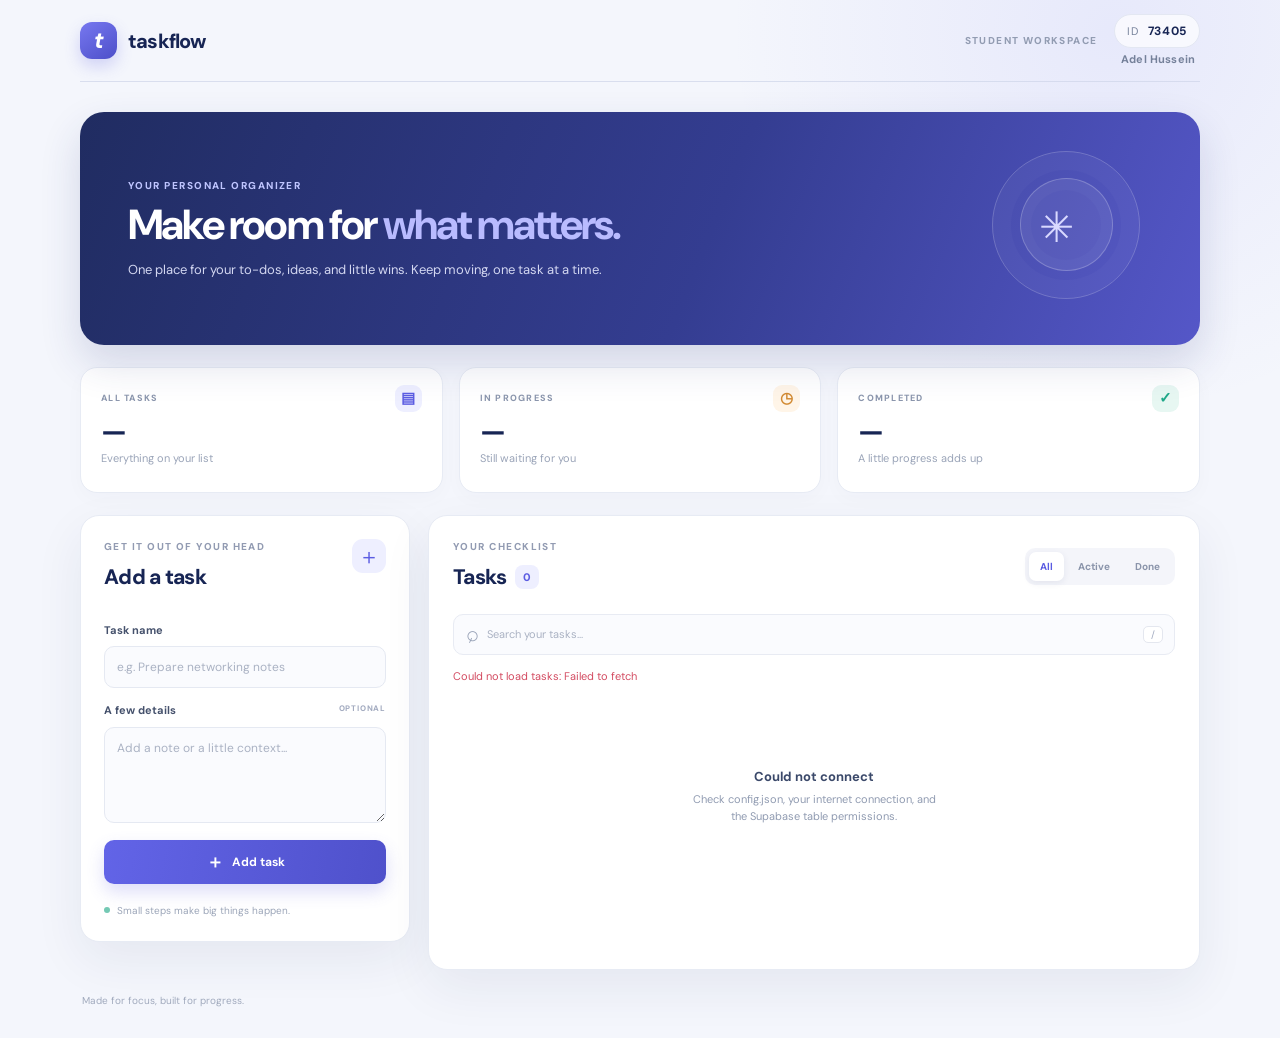
<file: index.html>
<!DOCTYPE html>
<html lang="en">
<head>
  <meta charset="UTF-8">
  <meta name="viewport" content="width=device-width, initial-scale=1">
  <meta name="theme-color" content="#172554">
  <meta name="description" content="A clean, simple workspace for keeping track of your tasks.">
  <title>Taskflow — Your task workspace</title>
  <link rel="preconnect" href="https://fonts.googleapis.com">
  <link rel="preconnect" href="https://fonts.gstatic.com" crossorigin>
  <link href="https://fonts.googleapis.com/css2?family=DM+Sans:wght@400;500;600;700;800&display=swap" rel="stylesheet">
  <link rel="stylesheet" href="styles.css">
  <script src="app.js" defer></script>
</head>
<body>
  <div class="page-shell">
    <header class="topbar">
      <a class="brand" href="index.html" aria-label="Taskflow home">
        <span class="brand-mark" aria-hidden="true">t</span>
        <span class="brand-name">taskflow</span>
      </a>
      <div class="topbar-right">
        <span class="workspace-label">STUDENT WORKSPACE</span>
        <div class="student-details">
          <span class="student-pill">ID <strong id="student-id">73405</strong></span>
          <span class="student-name">Adel Hussein</span>
        </div>
      </div>
    </header>

    <main>
      <section class="hero" aria-labelledby="page-title">
        <div>
          <p class="eyebrow">YOUR PERSONAL ORGANIZER</p>
          <h1 id="page-title">Make room for <span>what matters.</span></h1>
          <p class="hero-copy">One place for your to-dos, ideas, and little wins. Keep moving, one task at a time.</p>
        </div>
        <div class="hero-decoration" aria-hidden="true">
          <span class="deco-circle circle-one"></span>
          <span class="deco-circle circle-two"></span>
          <span class="deco-spark">✳</span>
        </div>
      </section>

      <section class="stats-grid" aria-label="Task overview">
        <article class="stat-card stat-total">
          <div class="stat-topline"><span class="stat-label">ALL TASKS</span><span class="stat-icon">▤</span></div>
          <p class="stat-number" id="total-count">—</p>
          <p class="stat-caption">Everything on your list</p>
        </article>
        <article class="stat-card stat-active">
          <div class="stat-topline"><span class="stat-label">IN PROGRESS</span><span class="stat-icon">◷</span></div>
          <p class="stat-number" id="active-count">—</p>
          <p class="stat-caption">Still waiting for you</p>
        </article>
        <article class="stat-card stat-complete">
          <div class="stat-topline"><span class="stat-label">COMPLETED</span><span class="stat-icon">✓</span></div>
          <p class="stat-number" id="completed-count">—</p>
          <p class="stat-caption">A little progress adds up</p>
        </article>
      </section>

      <section class="workspace-grid">
        <aside class="composer panel" aria-labelledby="composer-title">
          <div class="panel-heading">
            <div>
              <p class="eyebrow">GET IT OUT OF YOUR HEAD</p>
              <h2 id="composer-title">Add a task</h2>
            </div>
            <span class="heading-icon" aria-hidden="true">＋</span>
          </div>
          <form id="task-form">
            <label for="task-title">Task name</label>
            <input type="text" id="task-title" name="title" placeholder="e.g. Prepare networking notes" maxlength="120" required>

            <label for="task-description">A few details <span class="optional">OPTIONAL</span></label>
            <textarea id="task-description" name="description" rows="4" maxlength="500" placeholder="Add a note or a little context..."></textarea>

            <button type="submit" id="task-submit" class="primary-button">
              <span class="button-plus" aria-hidden="true">＋</span>
              <span>Add task</span>
            </button>
            <button type="button" id="cancel-edit" class="text-button" hidden>Cancel editing</button>
          </form>
          <p class="form-footnote"><span class="footnote-dot"></span> Small steps make big things happen.</p>
        </aside>

        <section class="tasks-panel panel" aria-labelledby="tasks-title">
          <div class="tasks-heading">
            <div>
              <p class="eyebrow">YOUR CHECKLIST</p>
              <h2 id="tasks-title">Tasks <span class="task-count" id="visible-count">0</span></h2>
            </div>
            <div class="filter-tabs" role="group" aria-label="Filter tasks">
              <button class="filter-button active" type="button" data-filter="all" aria-pressed="true">All</button>
              <button class="filter-button" type="button" data-filter="active" aria-pressed="false">Active</button>
              <button class="filter-button" type="button" data-filter="completed" aria-pressed="false">Done</button>
            </div>
          </div>

          <div class="search-wrap">
            <span class="search-icon" aria-hidden="true">⌕</span>
            <input id="task-search" type="search" placeholder="Search your tasks..." aria-label="Search tasks">
            <kbd>/</kbd>
          </div>

          <p id="status-message" class="status-message" role="status" aria-live="polite"></p>
          <div id="task-list" class="task-list" aria-live="polite">
            <div class="loading-state"><span class="spinner" aria-hidden="true"></span>Loading your tasks...</div>
          </div>
        </section>
      </section>

      <footer class="page-footer">
        <span>Made for focus, built for progress.</span>
      </footer>
    </main>
  </div>
</body>
</html>
</file>
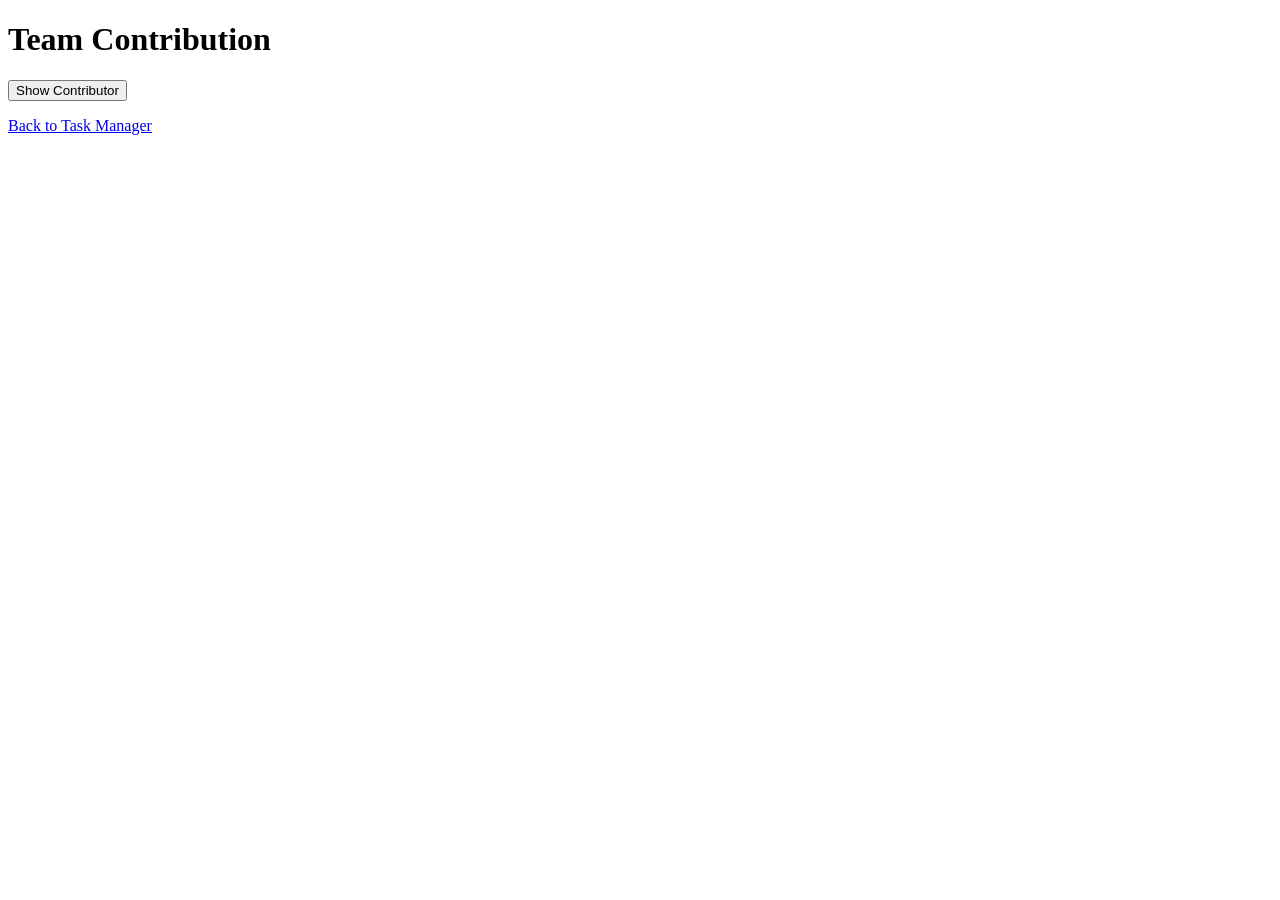
<file: contribution.html>
<!DOCTYPE html>
<html lang="en">
<head>
  <meta charset="UTF-8">
  <title>Team Contribution</title>
</head>
<body>
  <h1>Team Contribution</h1>
  <button id="load-contributor">Show Contributor</button>
  <p id="contributor-student-id"></p>
  <p><a href="index.html">Back to Task Manager</a></p>

  <script>
    const output = document.getElementById('contributor-student-id');
    document.getElementById('load-contributor').addEventListener('click', async () => {
      try {
        const res = await fetch('contribution.json');
        if (!res.ok) throw new Error('Request failed (' + res.status + ')');
        const data = await res.json();
        output.textContent = 'Contributor Student ID: ' + data.contributorStudentId;
      } catch (e) {
        output.textContent = 'Could not load contributor: ' + e.message;
      }
    });
  </script>
</body>
</html>
</file>
<file: styles.css>
:root {
  color-scheme: light;
  --ink: #172554;
  --muted: #71809d;
  --muted-dark: #52617d;
  --page: #f4f6fc;
  --surface: #ffffff;
  --line: #e7ebf4;
  --primary: #5b5ce2;
  --primary-dark: #4546c6;
  --primary-soft: #eeefff;
  --mint: #20a889;
  --mint-soft: #e7f7f2;
  --amber: #d28a32;
  --amber-soft: #fff5e8;
  --danger: #d34b61;
  --danger-soft: #fff0f2;
  --shadow: 0 18px 50px rgba(34, 47, 91, .07);
  font-family: "DM Sans", "Segoe UI", sans-serif;
}

* { box-sizing: border-box; }

body {
  margin: 0;
  min-height: 100vh;
  color: var(--ink);
  background:
    radial-gradient(circle at 87% 3%, rgba(114, 117, 242, .10), transparent 24rem),
    var(--page);
  font-family: "DM Sans", "Segoe UI", sans-serif;
  line-height: 1.5;
}

button, input, textarea { font: inherit; }
button { cursor: pointer; }
button:disabled { cursor: wait; opacity: .65; }

.page-shell { width: min(1120px, calc(100% - 48px)); margin: 0 auto; }

.topbar {
  min-height: 82px;
  display: flex;
  align-items: center;
  justify-content: space-between;
  border-bottom: 1px solid rgba(207, 214, 233, .72);
}

.brand { display: inline-flex; align-items: center; gap: 11px; color: var(--ink); text-decoration: none; }
.brand-mark {
  width: 37px; height: 37px; display: grid; place-items: center;
  color: #fff; background: linear-gradient(145deg, #7778f0, #4d4fc9);
  border-radius: 12px; font-size: 23px; font-weight: 800; font-style: italic;
  box-shadow: 0 7px 16px rgba(91, 92, 226, .24);
}
.brand-name { font-size: 20px; font-weight: 800; letter-spacing: -.8px; }
.topbar-right { display: flex; align-items: center; gap: 17px; }
.workspace-label { color: #929cb2; font-size: 10px; font-weight: 800; letter-spacing: 1.4px; }
.student-details { display: flex; flex-direction: column; align-items: flex-end; gap: 3px; }
.student-pill { padding: 7px 12px; border: 1px solid #e3e7f2; border-radius: 999px; color: #75819a; background: rgba(255,255,255,.7); font-size: 11px; letter-spacing: .7px; }
.student-pill strong { color: var(--ink); margin-left: 5px; font-size: 12px; }
.student-name { padding-right: 5px; color: #75819a; font-size: 11px; font-weight: 700; letter-spacing: .15px; }

.hero {
  min-height: 210px; position: relative; overflow: hidden;
  display: flex; align-items: center; justify-content: space-between;
  padding: 39px 48px; margin: 30px 0 22px;
  border-radius: 24px; color: #fff;
  background: linear-gradient(112deg, #202c61 0%, #343d91 56%, #5557c8 100%);
  box-shadow: 0 18px 40px rgba(40, 49, 117, .16);
}
.hero .eyebrow { color: #bfc5ff; }
.eyebrow { margin: 0 0 8px; color: #929bb2; font-size: 10px; font-weight: 800; letter-spacing: 1.45px; }
.hero h1 { max-width: 570px; margin: 0; color: #fff; font-size: clamp(29px, 4vw, 42px); line-height: 1.13; letter-spacing: -1.8px; font-weight: 700; }
.hero h1 span { color: #b9bbff; }
.hero-copy { max-width: 510px; margin: 12px 0 0; color: #d3d7f1; font-size: 13px; }
.hero-decoration { width: 205px; height: 155px; position: relative; flex: 0 0 205px; }
.deco-circle { position: absolute; display: block; border: 1px solid rgba(255,255,255,.22); border-radius: 50%; }
.circle-one { width: 148px; height: 148px; right: 12px; top: 0; box-shadow: inset 0 0 0 18px rgba(255,255,255,.025), inset 0 0 0 38px rgba(255,255,255,.025); }
.circle-two { width: 93px; height: 93px; right: 39px; top: 27px; background: rgba(255,255,255,.08); }
.deco-spark { position: absolute; right: 78px; top: 45px; color: #d9d9ff; font-size: 42px; }

.stats-grid { display: grid; grid-template-columns: repeat(3, 1fr); gap: 16px; margin-bottom: 22px; }
.stat-card { min-height: 126px; padding: 17px 20px; border: 1px solid var(--line); border-radius: 17px; background: var(--surface); box-shadow: 0 6px 20px rgba(34,47,91,.025); }
.stat-topline { display: flex; align-items: center; justify-content: space-between; }
.stat-label { color: #8b96ad; font-size: 9px; font-weight: 800; letter-spacing: 1.25px; }
.stat-icon { width: 27px; height: 27px; display: grid; place-items: center; border-radius: 9px; background: var(--primary-soft); color: var(--primary); font-size: 15px; font-weight: 700; }
.stat-active .stat-icon { color: var(--amber); background: var(--amber-soft); }
.stat-complete .stat-icon { color: var(--mint); background: var(--mint-soft); }
.stat-number { margin: 4px 0 -3px; font-size: 28px; font-weight: 800; line-height: 1.15; letter-spacing: -1px; }
.stat-caption { margin: 5px 0 0; color: #9aa4b8; font-size: 11px; }

.workspace-grid { display: grid; grid-template-columns: minmax(260px, 330px) minmax(0, 1fr); gap: 18px; align-items: start; }
.panel { border: 1px solid var(--line); border-radius: 19px; background: var(--surface); box-shadow: var(--shadow); }
.composer { padding: 23px; }
.panel-heading, .tasks-heading { display: flex; align-items: flex-start; justify-content: space-between; gap: 12px; }
.panel-heading h2, .tasks-heading h2 { margin: 0; font-size: 21px; font-weight: 800; letter-spacing: -.7px; }
.heading-icon { width: 34px; height: 34px; display: grid; place-items: center; border-radius: 11px; color: var(--primary); background: var(--primary-soft); font-size: 22px; }
#task-form { display: grid; gap: 8px; margin-top: 22px; }
#task-form label { margin-top: 6px; color: #45516c; font-size: 11px; font-weight: 700; }
.optional { float: right; color: #a3abc0; font-size: 8px; font-weight: 800; letter-spacing: .8px; }
#task-form input, #task-form textarea, .search-wrap input {
  width: 100%; border: 1px solid #e5e9f2; outline: 0; color: var(--ink); background: #fafbfe;
  transition: border-color .18s ease, box-shadow .18s ease, background .18s ease;
}
#task-form input, #task-form textarea { border-radius: 10px; padding: 11px 12px; font-size: 12px; }
#task-form input { height: 42px; }
#task-form textarea { min-height: 94px; resize: vertical; }
#task-form input::placeholder, #task-form textarea::placeholder, .search-wrap input::placeholder { color: #aab2c3; }
#task-form input:focus, #task-form textarea:focus, .search-wrap:focus-within { border-color: #a4a5f5; background: #fff; box-shadow: 0 0 0 3px rgba(91,92,226,.10); }
.primary-button {
  min-height: 44px; display: flex; align-items: center; justify-content: center; gap: 8px;
  margin-top: 9px; border: 0; border-radius: 10px; color: #fff;
  background: linear-gradient(100deg, #6264e7, #4f51cb); font-size: 12px; font-weight: 700;
  box-shadow: 0 8px 17px rgba(91,92,226,.2); transition: transform .15s ease, box-shadow .15s ease;
}
.primary-button:hover { transform: translateY(-1px); box-shadow: 0 10px 20px rgba(91,92,226,.27); }
.button-plus { font-size: 18px; line-height: 1; }
.text-button { justify-self: center; padding: 5px 8px; border: 0; color: #7b84a0; background: transparent; font-size: 11px; font-weight: 700; }
.text-button:hover { color: var(--primary); }
.form-footnote { display: flex; align-items: center; gap: 7px; margin: 19px 0 0; color: #9ba5b8; font-size: 10px; }
.footnote-dot { width: 6px; height: 6px; border-radius: 50%; background: #74c9b4; }

.tasks-panel { min-height: 455px; padding: 23px 24px 20px; }
.tasks-heading { align-items: center; }
.task-count { display: inline-grid; min-width: 24px; height: 24px; place-items: center; margin-left: 4px; padding: 0 6px; border-radius: 8px; color: var(--primary); background: var(--primary-soft); font-size: 11px; vertical-align: 3px; letter-spacing: 0; }
.filter-tabs { display: flex; gap: 3px; padding: 4px; border-radius: 10px; background: #f4f5fa; }
.filter-button { padding: 7px 11px; border: 0; border-radius: 7px; color: #8a94aa; background: transparent; font-size: 10px; font-weight: 700; }
.filter-button:hover { color: var(--ink); }
.filter-button.active { color: var(--primary); background: #fff; box-shadow: 0 2px 7px rgba(30,42,85,.08); }
.search-wrap { height: 41px; display: flex; align-items: center; gap: 9px; margin: 20px 0 13px; padding: 0 11px; border: 1px solid #e8ebf3; border-radius: 10px; background: #fafbfe; transition: border-color .18s ease, box-shadow .18s ease; }
.search-icon { color: #98a2b7; font-size: 22px; line-height: 1; transform: rotate(-20deg); }
.search-wrap input { height: 100%; padding: 0; border: 0; background: transparent; box-shadow: none !important; font-size: 11px; }
.search-wrap kbd { min-width: 20px; padding: 1px 5px; border: 1px solid #e4e7ef; border-radius: 5px; color: #a2abc0; background: #fff; text-align: center; font: 10px "DM Sans", sans-serif; }
.status-message { min-height: 0; margin: 0; color: #6f7c98; font-size: 11px; }
.status-message:not(:empty) { margin: 2px 0 10px; }
.status-message.error { color: var(--danger); }
.task-list { display: grid; gap: 10px; }
.task-item { position: relative; display: grid; grid-template-columns: 27px minmax(0,1fr); gap: 11px; padding: 14px 14px 13px; border: 1px solid #e9ecf4; border-radius: 13px; background: #fff; transition: border-color .18s ease, transform .18s ease, box-shadow .18s ease; }
.task-item:hover { transform: translateY(-1px); border-color: #d9dcf7; box-shadow: 0 8px 18px rgba(40,50,100,.055); }
.task-check { width: 23px; height: 23px; display: grid; place-items: center; margin-top: 1px; border: 1.5px solid #cbd2e2; border-radius: 8px; color: transparent; background: #fff; font-size: 13px; font-weight: 800; transition: all .15s ease; }
.task-check:hover { border-color: var(--mint); color: var(--mint); }
.task-item.done .task-check { border-color: var(--mint); color: #fff; background: var(--mint); }
.task-main { min-width: 0; }
.task-topline { display: flex; align-items: flex-start; justify-content: space-between; gap: 12px; }
.task-title { overflow-wrap: anywhere; margin: 0; color: #263354; font-size: 13px; font-weight: 700; line-height: 1.4; }
.task-description { overflow-wrap: anywhere; margin: 5px 0 0; color: #8792a8; font-size: 11px; line-height: 1.55; white-space: pre-wrap; }
.task-status { flex: 0 0 auto; padding: 4px 7px; border-radius: 6px; color: #b37b31; background: var(--amber-soft); font-size: 8px; font-weight: 800; letter-spacing: .45px; text-transform: uppercase; }
.task-item.done .task-status { color: #178c70; background: var(--mint-soft); }
.task-item.done .task-title { color: #929bb0; text-decoration: line-through; text-decoration-thickness: 1.5px; }
.task-actions { display: flex; flex-wrap: wrap; gap: 6px; margin-top: 11px; }
.action-button { padding: 5px 9px; border: 1px solid #e9ecf4; border-radius: 7px; color: #75819a; background: #fff; font-size: 9px; font-weight: 700; }
.action-button:hover { border-color: #cfd2fa; color: var(--primary); background: #f8f8ff; }
.action-button.delete:hover { border-color: #f5ccd3; color: var(--danger); background: var(--danger-soft); }
.empty-state, .loading-state { min-height: 205px; display: flex; flex-direction: column; align-items: center; justify-content: center; padding: 28px; color: #909bb1; text-align: center; font-size: 11px; }
.empty-illustration { width: 53px; height: 53px; display: grid; place-items: center; margin-bottom: 12px; border-radius: 17px; color: var(--primary); background: var(--primary-soft); font-size: 25px; }
.empty-state strong { margin-bottom: 4px; color: #3b496a; font-size: 13px; }
.empty-state p { max-width: 245px; margin: 0; line-height: 1.6; }
.loading-state { flex-direction: row; gap: 10px; }
.spinner { width: 17px; height: 17px; border: 2px solid #e2e4fb; border-top-color: var(--primary); border-radius: 50%; animation: spin .8s linear infinite; }
@keyframes spin { to { transform: rotate(360deg); } }
.page-footer { display: flex; justify-content: space-between; gap: 15px; padding: 23px 2px 30px; color: #a1aabd; font-size: 10px; }
.page-footer a { color: #747f9b; font-weight: 700; text-decoration: none; }
.page-footer a:hover { color: var(--primary); }

:focus-visible { outline: 3px solid rgba(91,92,226,.45); outline-offset: 3px; }
[hidden] { display: none !important; }

@media (max-width: 820px) {
  .workspace-grid { grid-template-columns: 1fr; }
  .composer { order: 1; }
  .tasks-panel { order: 2; }
  .hero-decoration { opacity: .65; transform: scale(.85); transform-origin: right center; margin-left: -35px; }
}
@media (max-width: 600px) {
  .page-shell { width: min(100% - 28px, 540px); }
  .topbar { min-height: 68px; }
  .workspace-label { display: none; }
  .hero { min-height: 190px; padding: 29px 25px; margin-top: 20px; }
  .hero-decoration { position: absolute; right: -54px; opacity: .35; }
  .hero h1 { max-width: 370px; font-size: 32px; }
  .hero-copy { max-width: 330px; font-size: 12px; }
  .stats-grid { gap: 8px; }
  .stat-card { min-height: 110px; padding: 13px 11px; }
  .stat-label { font-size: 8px; letter-spacing: .8px; }
  .stat-icon { width: 23px; height: 23px; }
  .stat-number { font-size: 24px; }
  .stat-caption { font-size: 9px; }
  .composer, .tasks-panel { padding: 19px 16px; }
  .tasks-heading { align-items: flex-start; flex-direction: column; }
  .filter-tabs { align-self: stretch; }
  .filter-button { flex: 1; }
  .task-topline { flex-direction: column; gap: 6px; }
  .task-status { align-self: flex-start; order: -1; }
  .page-footer { font-size: 9px; }
}
</file>
